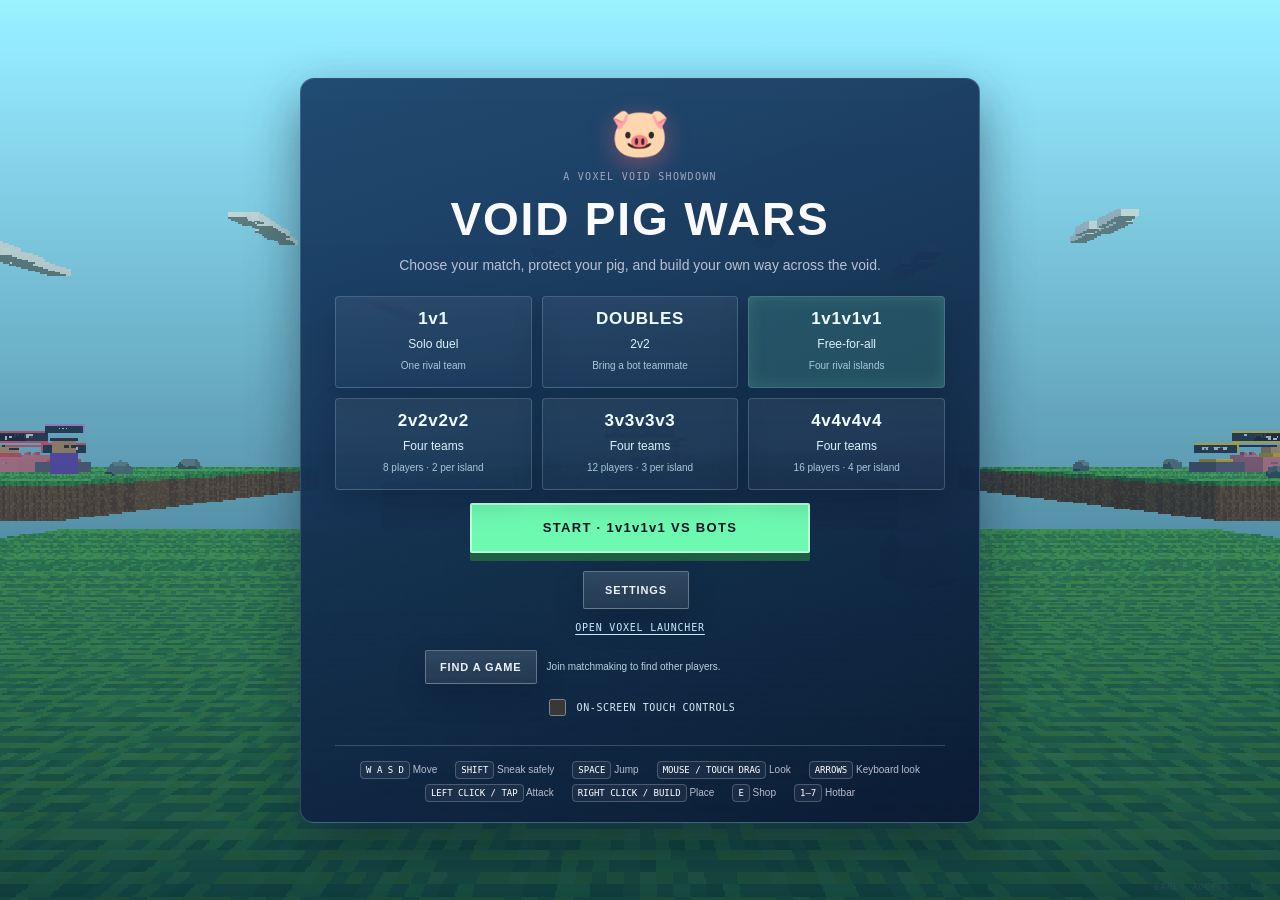
<file: index.html>
<!doctype html>
<html lang="en">
  <head>
    <meta charset="UTF-8" />
    <meta name="viewport" content="width=device-width, initial-scale=1.0" />
    <meta name="theme-color" content="#8ed5f2" />
    <title>Void Pig Wars</title>
    <link rel="stylesheet" href="./style.css" />
    <link rel="stylesheet" href="./graphics-polish.css" />
  </head>
  <body>
    <main id="game">
      <canvas id="world" tabindex="0" aria-label="Void Pig Wars 3D game"></canvas>

      <section id="hud" class="hidden" aria-live="polite">
        <header class="topbar">
          <div class="brand"><span class="brand-mark">✦</span> VOID PIG WARS</div>
          <div id="team-status" class="team-status"></div>
          <div class="top-right">
            <span id="stance-indicator" class="stance-indicator hidden">SNEAKING · EDGE SAFE</span>
            <span id="heading-indicator" class="heading-indicator">E</span>
            <span id="network-indicator" class="network-indicator hidden">ONLINE · 1</span>
            <span id="objective">Protect your pig!</span>
            <button id="settings-button" class="icon-button" title="Settings" aria-label="Settings">⚙</button>
            <button id="help-button" class="icon-button" title="Controls">?</button>
          </div>
        </header>
        <div class="left-hud">
          <div class="stat-card">
            <span class="stat-label">HEALTH</span>
            <div class="health-track"><div id="health-fill"></div></div>
            <strong id="health-text">100</strong>
          </div>
          <div class="resource-card">
            <span><b class="iron-dot"></b><strong id="iron-count">0</strong> Iron</span>
            <span><b class="gold-dot"></b><strong id="gold-count">0</strong> Gold</span>
            <span><b class="emerald-dot"></b><strong id="emerald-count">0</strong> Emerald</span>
          </div>
        </div>
        <div id="notice" class="notice"></div>
        <div id="interaction" class="interaction"></div>
        <div id="crosshair" class="crosshair"><i></i><i></i><i></i><i></i></div>
        <nav id="hotbar" class="hotbar" aria-label="Inventory"></nav>
      </section>

      <section id="shop" class="panel hidden">
        <div class="panel-heading">
          <div>
            <span class="eyebrow">BASE TRADING POST</span>
            <h2>Hey, builder!</h2>
          </div>
          <button id="close-shop" class="icon-button" aria-label="Close shop">×</button>
        </div>
        <p class="panel-subtitle">Trade your generator loot for an edge.</p>
        <div id="shop-items" class="shop-items"></div>
        <p class="shop-footnote">Press <kbd>E</kbd> to close · Purchases are added to your hotbar</p>
      </section>

      <section id="overlay" class="overlay">
        <div class="overlay-card">
          <div class="pig-emblem">🐷</div>
          <p class="eyebrow">A VOXEL VOID SHOWDOWN</p>
          <h1 id="overlay-title">VOID PIG WARS</h1>
          <p id="overlay-copy" class="overlay-copy">Choose your match, protect your pig, and build your own way across the void.</p>
          <div class="match-picker" role="group" aria-label="Select match mode">
            <button class="match-card" type="button" data-match-mode="solo" aria-pressed="false">
              <strong>1v1</strong><span>Solo duel</span><small>One rival team</small>
            </button>
            <button class="match-card" type="button" data-match-mode="doubles" aria-pressed="false">
              <strong>DOUBLES</strong><span>2v2</span><small>Bring a bot teammate</small>
            </button>
            <button class="match-card selected" type="button" data-match-mode="ffa" aria-pressed="true">
              <strong>1v1v1v1</strong><span>Free-for-all</span><small>Four rival islands</small>
            </button>
            <button class="match-card" type="button" data-match-mode="2v2v2v2" aria-pressed="false">
              <strong>2v2v2v2</strong><span>Four teams</span><small>8 players · 2 per island</small>
            </button>
            <button class="match-card" type="button" data-match-mode="3v3v3v3" aria-pressed="false">
              <strong>3v3v3v3</strong><span>Four teams</span><small>12 players · 3 per island</small>
            </button>
            <button class="match-card" type="button" data-match-mode="4v4v4v4" aria-pressed="false">
              <strong>4v4v4v4</strong><span>Four teams</span><small>16 players · 4 per island</small>
            </button>
          </div>
          <button id="start-button" class="primary-button lobby-primary" type="button">START · 1V1V1V1 VS BOTS</button>
          <button id="return-lobby-button" class="secondary-button hidden" type="button">RETURN TO LOBBY</button>
          <button id="menu-settings-button" class="secondary-button">SETTINGS</button>
          <a class="launcher-entry" href="./launcher.html">OPEN VOXEL LAUNCHER</a>
          <div class="online-controls">
            <div class="online-actions">
              <button id="online-match-button" class="secondary-button">FIND A GAME</button>
              <span id="multiplayer-status" role="status" aria-live="polite">Join matchmaking to find other players.</span>
            </div>
          </div>
          <label class="touch-toggle"><input id="touch-controls-toggle" type="checkbox" /> ON-SCREEN TOUCH CONTROLS</label>
          <div class="control-guide">
            <span><kbd>W A S D</kbd> Move</span><span><kbd>SHIFT</kbd> Sneak safely</span><span><kbd>SPACE</kbd> Jump</span>
            <span><kbd>MOUSE / TOUCH DRAG</kbd> Look</span><span><kbd>ARROWS</kbd> Keyboard look</span>
            <span><kbd>LEFT CLICK / TAP</kbd> Attack</span><span><kbd>RIGHT CLICK / BUILD</kbd> Place</span>
            <span><kbd>E</kbd> Shop</span><span><kbd>1–7</kbd> Hotbar</span>
          </div>
        </div>
      </section>

      <section id="settings" class="panel settings-panel hidden" aria-label="Game settings">
        <div class="panel-heading">
          <div><span class="eyebrow">PLAYER OPTIONS</span><h2>Settings</h2></div>
          <button id="close-settings" class="icon-button" aria-label="Close settings">×</button>
        </div>
        <label class="fov-control" for="fov-slider">
          <span>Field of view <strong id="fov-value">76°</strong></span>
          <input id="fov-slider" type="range" min="60" max="105" step="1" value="76" />
        </label>
        <label class="touch-toggle settings-touch-toggle">
          <input id="touch-controls-settings" type="checkbox" /> ON-SCREEN TOUCH CONTROLS
        </label>
        <h3 class="settings-section-title">KEYBOARD BINDS <small>Click a key, then press its replacement</small></h3>
        <div id="binding-list" class="binding-list"></div>
        <div class="settings-actions">
          <button id="reset-bindings" class="secondary-button">RESET DEFAULTS</button>
          <button id="done-settings" class="primary-button">DONE</button>
        </div>
      </section>

      <div id="toast" class="toast"></div>
      <div id="queue-status" class="queue-status hidden" role="status" aria-live="polite">
        <strong id="queue-status-title">FINDING A GAME</strong>
        <span id="queue-status-copy">Connecting to matchmaking…</span>
        <button id="cancel-matchmaking" type="button">CANCEL</button>
      </div>
      <div id="touch-controls" class="touch-controls hidden" aria-label="Touch controls">
        <div id="touch-look-area" class="touch-look-area" aria-label="Drag to look around"></div>
        <div id="touch-joystick" class="touch-joystick" aria-label="Movement joystick">
          <span class="joystick-label">MOVE</span>
          <div id="joystick-knob" class="joystick-knob"></div>
        </div>
        <div class="touch-actions">
          <button type="button" data-touch-action="attack" class="touch-action match-only-touch">ATTACK</button>
          <button type="button" data-touch-action="build" class="touch-action match-only-touch">BUILD</button>
          <button type="button" data-touch-action="jump" class="touch-action">JUMP</button>
          <button type="button" data-touch-action="sneak" class="touch-action">SNEAK</button>
          <button type="button" data-touch-action="shop" class="touch-action match-only-touch">SHOP</button>
          <button type="button" data-touch-action="utility" class="touch-action match-only-touch">USE</button>
        </div>
      </div>
      <div id="version">EARLY ACCESS · 1.0</div>
    </main>
    <script src="./graphics-polish.js" defer></script>
    <script type="module" src="./game.js?v=pc-hosted-20261101-cce0d69"></script>
  </body>
</html>
</file>
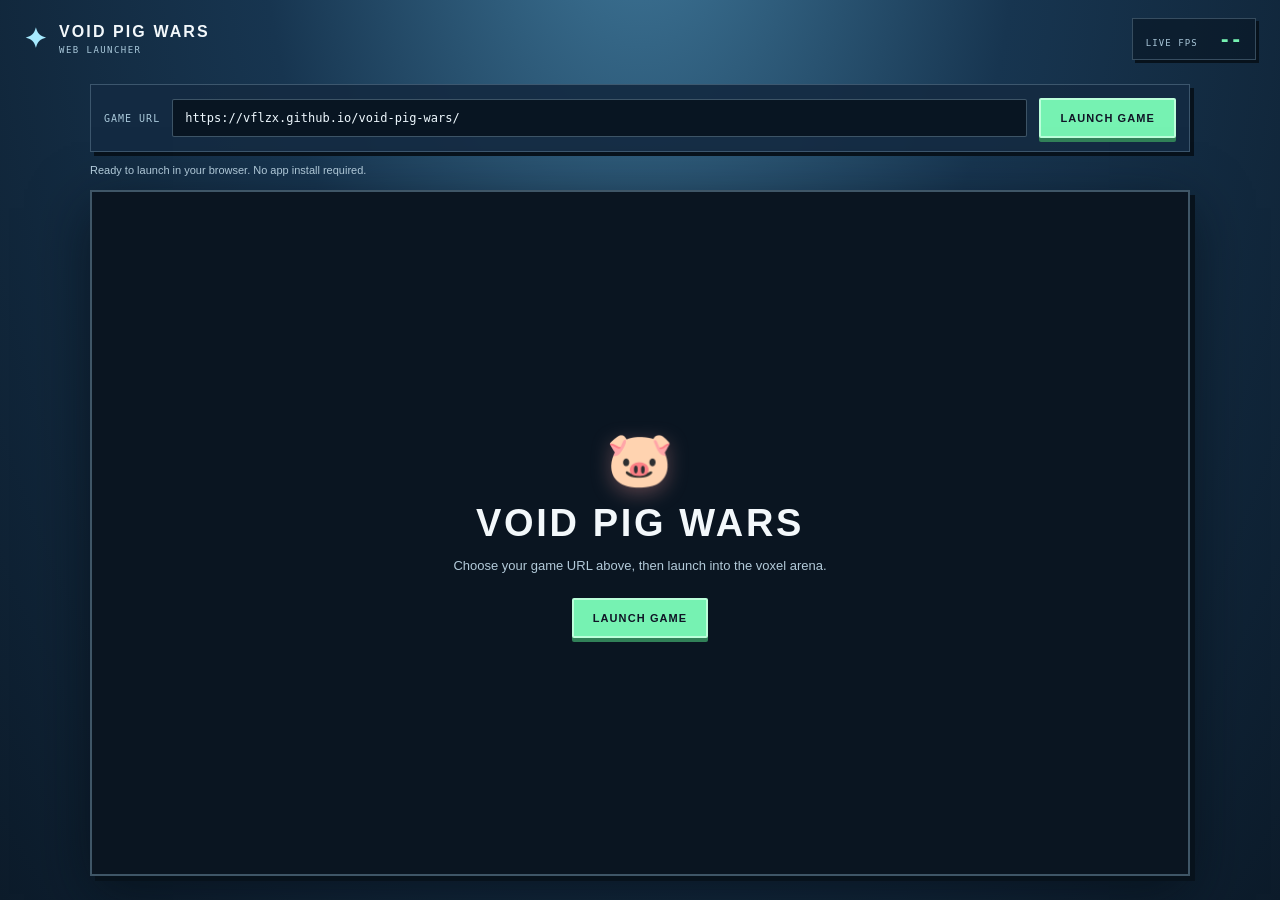
<file: launcher.html>
<!doctype html>
<html lang="en">
  <head>
    <meta charset="UTF-8" />
    <meta name="viewport" content="width=device-width, initial-scale=1.0" />
    <meta name="theme-color" content="#142b42" />
    <title>Void Pig Wars Launcher</title>
    <link rel="stylesheet" href="./launcher.css" />
    <script src="./launcher.js" defer></script>
  </head>
  <body>
    <main class="launcher">
      <header class="launcher-header">
        <a class="launcher-brand" href="./">
          <span class="brand-mark">✦</span>
          <span>VOID PIG WARS <small>WEB LAUNCHER</small></span>
        </a>
        <div class="performance" aria-live="polite">
          <span class="performance-label">LIVE FPS</span>
          <output id="fps-display">--</output>
        </div>
      </header>

      <section class="launcher-bar" aria-label="Game launch settings">
        <label for="game-url">GAME URL</label>
        <input id="game-url" type="url" spellcheck="false" autocomplete="url" />
        <button id="launch-game" type="button">LAUNCH GAME</button>
      </section>

      <p id="launcher-status" class="launcher-status" role="status" aria-live="polite">
        Ready to launch in your browser. No app install required.
      </p>

      <section class="game-stage" aria-label="Embedded game">
        <div id="game-placeholder" class="game-placeholder">
          <div class="placeholder-pig">🐷</div>
          <h1>VOID PIG WARS</h1>
          <p>Choose your game URL above, then launch into the voxel arena.</p>
          <button id="placeholder-launch" type="button">LAUNCH GAME</button>
        </div>
        <iframe
          id="game-frame"
          title="Void Pig Wars game"
          allow="fullscreen; pointer-lock"
          allowfullscreen
          hidden
        ></iframe>
      </section>
    </main>
  </body>
</html>
</file>
<file: style.css>
:root {
  color-scheme: dark;
  font-family: 'Segoe UI', sans-serif;
  color: #f5f5f7;
  --panel: rgba(20, 42, 66, 0.95);
  --line: rgba(206, 240, 255, 0.2);
  --muted: #b8d4e3;
  --mint: #76f2b2;
}

* { box-sizing: border-box; }
html, body, #game { width: 100%; height: 100%; margin: 0; overflow: hidden; }
body { background: #8ed5f2; }
button { font: inherit; }
#world { display: block; width: 100%; height: 100%; image-rendering: pixelated; cursor: crosshair; touch-action: none; outline: none; }
#world:focus-visible { outline: 2px solid #9bf3c2; outline-offset: -2px; }
.hidden { display: none !important; }

.topbar {
  position: absolute; inset: 0 0 auto; height: 66px; display: flex; align-items: center;
  justify-content: space-between; padding: 0 25px; background: linear-gradient(#111426e8, #11142600);
}
.brand { font-size: 13px; letter-spacing: .16em; font-weight: 700; white-space: nowrap; }
.brand-mark { color: #a6a5ff; font-size: 20px; vertical-align: -2px; margin-right: 7px; }
.team-status { position: absolute; left: 50%; top: 13px; transform: translateX(-50%); display: flex; gap: 7px; }
.team-chip { border: 1px solid var(--line); background: #101426cf; padding: 7px 10px; border-radius: 2px; font: 11px 'DM Mono', monospace; color: #e6e7ed; }
.team-chip i { display: inline-block; width: 7px; height: 7px; margin-right: 6px; border-radius: 2px; }
.team-chip.out { opacity: .4; text-decoration: line-through; }
.top-right { display: flex; gap: 14px; align-items: center; font-size: 12px; color: #d2d4df; }
.stance-indicator { border: 1px solid #7de8a8; color: #9af0b9; background: #11281f; padding: 6px 8px; font: 10px 'DM Mono', monospace; letter-spacing: .04em; white-space: nowrap; }
.heading-indicator { min-width: 25px; padding: 5px; border: 1px solid #ffffff35; color: #e7ebfa; text-align: center; font: 11px 'DM Mono', monospace; }
.network-indicator { border: 1px solid #7de8a8; color: #9af0b9; background: #11281f; padding: 6px 8px; font: 9px 'DM Mono', monospace; white-space: nowrap; }
.icon-button { border: 1px solid var(--line); background: #ffffff12; color: #fff; border-radius: 2px; width: 32px; height: 32px; cursor: pointer; font-size: 18px; }
.left-hud { position: absolute; top: 83px; left: 24px; display: grid; gap: 9px; width: 200px; }
.stat-card, .resource-card { background: #111426e8; border: 2px solid #ffffff24; border-radius: 2px; padding: 11px 13px; box-shadow: 3px 3px 0 #080b17; }
.stat-label, .eyebrow { color: #9fa4ba; font: 10px 'DM Mono', monospace; letter-spacing: .13em; }
.stat-card { display: grid; grid-template-columns: 1fr auto; align-items: center; gap: 7px; }
.health-track { height: 7px; background: #373348; border-radius: 8px; overflow: hidden; }
#health-fill { height: 100%; width: 100%; background: #ff6482; transition: width .18s; }
.stat-card strong { grid-column: 2; grid-row: 1 / span 2; font: 17px 'DM Mono', monospace; }
.resource-card { display: grid; gap: 7px; font-size: 12px; color: #ccd0df; }
.resource-card span { display: flex; align-items: center; gap: 7px; }
.resource-card strong { color: white; font: 12px 'DM Mono', monospace; min-width: 20px; }
.resource-card b { width: 9px; height: 9px; border-radius: 2px; }
.iron-dot { background: #d8dde8; }.gold-dot { background: #ffd15c; }.emerald-dot { background: #70f0a5; }
.crosshair { position: absolute; top: 50%; left: 50%; width: 18px; height: 18px; transform: translate(-50%,-50%); pointer-events: none; }
.crosshair i { position: absolute; background: #fff; box-shadow: 0 1px 3px #000; }
.crosshair i:nth-child(1), .crosshair i:nth-child(2) { width: 2px; height: 6px; left: 8px; }
.crosshair i:nth-child(1) { top: 0; }.crosshair i:nth-child(2) { bottom: 0; }
.crosshair i:nth-child(3), .crosshair i:nth-child(4) { height: 2px; width: 6px; top: 8px; }
.crosshair i:nth-child(3) { left: 0; }.crosshair i:nth-child(4) { right: 0; }
.crosshair.targeting i { background: #ffdb73; box-shadow: 0 0 5px #000, 0 0 9px #ffcb56; }
.crosshair.building i { background: #74f2af; box-shadow: 0 0 5px #000, 0 0 8px #74f2af; }
.crosshair.build-blocked i { background: #ff7484; box-shadow: 0 0 5px #000, 0 0 8px #ff7484; }
.hotbar { position: absolute; bottom: 23px; left: 50%; transform: translateX(-50%); display: flex; gap: 7px; }
.slot { width: 61px; height: 62px; border: 2px solid #ffffff4a; background: #15182bf2; border-radius: 2px; display: grid; place-items: center; position: relative; cursor: pointer; transition: .12s; }
.slot.selected { border: 3px solid #fff; background: #6964a3e8; transform: translateY(-4px); box-shadow: 3px 4px 0 #080b17; }
.slot .slot-icon { font-size: 20px; line-height: 1; }
.slot .slot-name { color: #c7c9d4; font-size: 9px; }
.slot .slot-number { position: absolute; left: 6px; top: 4px; color: #b5b7c7; font: 10px 'DM Mono', monospace; }
.slot .slot-count { position: absolute; right: 6px; bottom: 4px; font: 11px 'DM Mono', monospace; text-shadow: 0 1px 4px #000; }
.interaction { position: absolute; bottom: 104px; left: 50%; transform: translateX(-50%); padding: 7px 12px; border-radius: 6px; background: #131629d9; font-size: 12px; color: #edf0f5; white-space: nowrap; }
.notice { position: absolute; top: 75px; left: 50%; transform: translateX(-50%); color: #d9dbeb; padding: 9px 14px; background: #171b30ed; border: 1px solid var(--line); border-radius: 2px; font-size: 12px; opacity: 0; transition: opacity .2s; pointer-events: none; }
.notice.show { opacity: 1; }
.overlay { position: absolute; z-index: 10; inset: 0; display: grid; place-items: center; overflow-y: auto; padding: 18px 0; background: linear-gradient(180deg, #d5f2ff35 0%, #10243bc9 100%); pointer-events: auto; touch-action: pan-y; }
.overlay-card { width: min(680px, calc(100% - 34px)); text-align: center; padding: 26px 34px 24px; border: 2px solid #d9f3ff66; border-radius: 5px; background: linear-gradient(160deg, #23466aF5, #111e35f7); box-shadow: 0 6px 0 #10233c, 0 25px 80px #173b5970; }
.pig-emblem { font-size: 48px; margin-bottom: 5px; filter: drop-shadow(0 7px 12px #fb6d8060); }
h1 { margin: 9px 0 11px; font-size: clamp(28px, 6vw, 46px); letter-spacing: .04em; }
.overlay-copy { margin: 0 auto 23px; color: #b9bdce; font-size: 14px; }
.match-picker { display: grid; grid-template-columns: repeat(3, minmax(0, 1fr)); gap: 10px; margin: 0 0 20px; }
.match-card { display: grid; justify-items: center; gap: 5px; min-height: 92px; padding: 12px 8px; border: 1px solid #d9f3ff4d; border-radius: 4px; color: #ecf8ff; background: #ffffff0a; cursor: pointer; transition: background .15s, border-color .15s, transform .15s; touch-action: manipulation; }
.match-card:hover { border-color: #b8e9ff; background: #ffffff16; transform: translateY(-2px); }
.match-card.selected { border: 2px solid #9af0cf; background: #71e4b228; box-shadow: inset 0 0 18px #71e4b21a; }
.match-card strong { font-size: 17px; letter-spacing: .04em; }
.match-card span { color: #d9edf8; font-size: 12px; }
.match-card small { color: #a9c5d6; font-size: 10px; }
.primary-button { border: 2px solid #bbffda; border-radius: 2px; padding: 13px 37px; color: #101426; background: var(--mint); font-size: 13px; font-weight: 700; letter-spacing: .1em; cursor: pointer; box-shadow: 0 4px 0 #318158; touch-action: manipulation; }
.primary-button:hover { background: #a5ffd0; transform: translateY(-1px); box-shadow: 0 5px 0 #318158; }
.lobby-primary { display: block; width: min(100%, 340px); min-height: 50px; margin: -7px auto 18px; }
.secondary-button { border: 1px solid #ffffff45; border-radius: 2px; padding: 12px 21px; color: #e9edf8; background: #ffffff0d; font-size: 11px; font-weight: 700; letter-spacing: .08em; cursor: pointer; }
.secondary-button:hover { background: #ffffff1b; }
#menu-settings-button { margin-right: 8px; }
.launcher-entry { display: block; width: fit-content; margin: 13px auto 0; color: #c6e7f5; font: 10px 'DM Mono', monospace; letter-spacing: .08em; text-decoration: underline; text-underline-offset: 3px; }
.launcher-entry:hover { color: #fff; }
.online-controls { display: grid; gap: 7px; margin: 17px auto 0; max-width: 430px; text-align: left; }
.online-actions { display: flex; align-items: center; gap: 10px; }
.online-actions .secondary-button { flex: 0 0 auto; padding: 10px 14px; }
#multiplayer-status { color: #b9cddb; font-size: 10px; }
.touch-toggle { display: flex; align-items: center; justify-content: center; gap: 8px; margin: 12px auto 0; color: #d4e7f0; font: 10px 'DM Mono', monospace; letter-spacing: .06em; cursor: pointer; }
.touch-toggle input { width: 17px; height: 17px; accent-color: var(--mint); }
.settings-touch-toggle { justify-content: flex-start; margin: 0 0 20px; }
.control-guide { border-top: 1px solid var(--line); margin-top: 26px; padding-top: 18px; display: flex; justify-content: center; flex-wrap: wrap; gap: 12px 18px; color: #b7bbca; font-size: 10px; }
kbd { padding: 3px 5px; border: 1px solid #ffffff36; border-radius: 4px; background: #ffffff0c; color: #fff; font: 9px 'DM Mono', monospace; }
.panel { position: absolute; z-index: 5; top: 50%; left: 50%; transform: translate(-50%,-50%); width: min(460px, calc(100% - 28px)); max-height: calc(100dvh - 24px); overflow-y: auto; padding: 23px; border: 2px solid #ffffff30; border-radius: 2px; background: var(--panel); box-shadow: 4px 4px 0 #080b17, 0 24px 90px #0009; }
.panel-heading { display: flex; justify-content: space-between; align-items: center; }
.panel h2 { margin: 5px 0 0; font-size: 25px; }.panel-subtitle { margin: 7px 0 18px; color: var(--muted); font-size: 12px; }
.shop-items { display: grid; gap: 8px; }
.shop-item { display: grid; grid-template-columns: 39px 1fr auto; align-items: center; gap: 10px; border: 1px solid var(--line); border-radius: 2px; padding: 10px; background: #ffffff07; }
.shop-item .item-icon { font-size: 22px; text-align: center; }.shop-item strong { display: block; font-size: 12px; }.shop-item small { color: var(--muted); font-size: 10px; }
.shop-item button { padding: 7px 9px; border: 1px solid #ffffff35; border-radius: 2px; background: #ffffff12; color: white; font-size: 10px; cursor: pointer; white-space: nowrap; }
.shop-item button:hover { background: #ffffff25; }.shop-item button:disabled { opacity: .4; cursor: not-allowed; }
.shop-footnote { margin: 15px 0 0; color: #898ea4; font-size: 10px; text-align: center; }
.settings-panel { width: min(640px, calc(100% - 28px)); }
.fov-control { display: grid; gap: 10px; margin: 19px 0 23px; color: #d9dceb; font-size: 12px; }
.fov-control span { display: flex; justify-content: space-between; }
.fov-control strong { font: 12px 'DM Mono', monospace; color: var(--mint); }
.fov-control input { width: 100%; accent-color: var(--mint); }
.settings-section-title { display: flex; justify-content: space-between; align-items: baseline; gap: 12px; margin: 0 0 9px; color: #d9dceb; font: 10px 'DM Mono', monospace; letter-spacing: .09em; }
.settings-section-title small { color: var(--muted); font: 10px 'Space Grotesk', sans-serif; letter-spacing: 0; text-align: right; }
.binding-list { display: grid; grid-template-columns: repeat(2, minmax(0, 1fr)); gap: 5px 15px; }
.binding-row { display: flex; min-width: 0; justify-content: space-between; align-items: center; gap: 8px; border-bottom: 1px solid #ffffff12; padding: 5px 2px; color: #d4d7e3; font-size: 11px; }
.binding-key { min-width: 79px; border: 1px solid #ffffff35; border-radius: 2px; padding: 5px 7px; color: white; background: #ffffff10; font: 10px 'DM Mono', monospace; cursor: pointer; }
.binding-key.waiting { border-color: var(--mint); color: var(--mint); }
.settings-actions { display: flex; justify-content: space-between; gap: 10px; margin-top: 18px; }
.settings-actions .primary-button { padding: 10px 25px; }
.toast { position: absolute; bottom: 104px; left: 50%; transform: translate(-50%, 8px); border: 1px solid var(--line); background: #121629eb; padding: 10px 15px; border-radius: 7px; font-size: 12px; opacity: 0; transition: .2s; pointer-events: none; white-space: nowrap; }
.toast.show { opacity: 1; transform: translate(-50%,0); }
.queue-status { position: absolute; z-index: 6; top: 78px; right: 18px; display: grid; gap: 7px; width: min(300px, calc(100% - 36px)); padding: 12px; border: 1px solid #9af0cf88; background: #101d30ed; box-shadow: 3px 3px 0 #080b17; }
.queue-status strong { color: var(--mint); font: 10px 'DM Mono', monospace; letter-spacing: .1em; }
.queue-status span { color: #d9e6ef; font-size: 11px; }
.queue-status button { justify-self: start; border: 1px solid #ffffff45; padding: 7px 11px; color: white; background: #ffffff10; font: 10px 'DM Mono', monospace; cursor: pointer; }
.touch-controls { position: absolute; z-index: 4; inset: 0; pointer-events: none; }
.touch-look-area { position: absolute; top: 64px; right: 0; bottom: 220px; width: 52%; pointer-events: auto; touch-action: none; }
.touch-joystick { position: absolute; bottom: 98px; left: 20px; width: 138px; height: 138px; border: 2px solid #e8f8ff8a; border-radius: 50%; background: #10142655; box-shadow: inset 0 0 0 12px #d9f3ff12; pointer-events: auto; touch-action: none; user-select: none; }
.joystick-label { position: absolute; inset: auto 0 11px; color: #ffffffbb; text-align: center; font: 9px 'DM Mono', monospace; letter-spacing: .1em; pointer-events: none; }
.joystick-knob { position: absolute; top: 50%; left: 50%; width: 48px; height: 48px; margin: -24px; border: 2px solid #ffffffaa; border-radius: 50%; background: #76f2b288; box-shadow: 0 2px 8px #0008; pointer-events: none; }
.touch-actions { position: absolute; right: 18px; bottom: 98px; display: grid; grid-template-columns: repeat(2, minmax(68px, 84px)); gap: 7px; pointer-events: auto; }
.touch-action { min-height: 44px; border: 1px solid #d9f3ff99; border-radius: 4px; color: #fff; background: #101426cc; box-shadow: 0 2px 5px #0008; font: 9px 'DM Mono', monospace; touch-action: manipulation; user-select: none; }
.touch-action:active, .touch-action[aria-pressed="true"] { border-color: var(--mint); background: #28795ca8; }
.touch-controls.waiting .match-only-touch { display: none; }
#version { position: absolute; bottom: 8px; right: 12px; color: #ffffff64; font: 9px 'DM Mono', monospace; letter-spacing: .1em; }

@media (max-width: 650px) {
  .topbar { height: 55px; padding: 0 12px; }.brand { font-size: 10px; }.team-status { top: 55px; gap: 4px; }
  .team-chip { padding: 6px 7px; font-size: 9px; }.top-right { font-size: 10px; gap: 7px; }
  .stance-indicator { padding: 5px; font-size: 8px; }
  .left-hud { top: 87px; left: 10px; width: 150px; }.stat-card, .resource-card { padding: 9px; }
  .overlay-card { padding: 26px 18px 22px; }.control-guide { gap: 10px; }
  .match-picker { gap: 6px; }.match-card { padding: 10px 5px; }.match-card strong { font-size: 14px; }.match-card span { font-size: 10px; }
  .slot { width: 53px; height: 56px; }.hotbar { bottom: 18px; gap: 5px; }
  .binding-list { grid-template-columns: 1fr; }
  .settings-section-title { align-items: flex-start; flex-direction: column; gap: 4px; }
}

@media (max-width: 430px) {
  .match-card { min-height: 82px; }.match-card small { font-size: 8px; }
  .slot { width: 41px; height: 49px; }
  .hotbar { gap: 3px; }
  .slot .slot-icon { font-size: 17px; }
  .slot .slot-name { font-size: 7px; }
  .slot .slot-number { left: 4px; top: 3px; font-size: 8px; }
  .slot .slot-count { right: 4px; bottom: 3px; font-size: 9px; }
  .top-right { gap: 5px; }
  .stance-indicator { font-size: 7px; }
  .touch-joystick { left: 12px; width: 118px; height: 118px; }
  .touch-actions { right: 10px; grid-template-columns: repeat(2, 66px); gap: 5px; }
  .touch-action { min-height: 40px; font-size: 8px; }
  .queue-status { top: 70px; right: 10px; }
}
</file>
<file: graphics-polish.css>
body {
  background:
    radial-gradient(circle at top, rgba(182, 235, 255, 0.7), transparent 28%),
    linear-gradient(180deg, #93d8ff 0%, #7bc5ef 30%, #6ca8d5 100%);
}

#game {
  filter: saturate(1.08) contrast(1.04);
}

#world {
  filter: saturate(1.12) contrast(1.08) brightness(1.04);
  box-shadow: inset 0 0 70px rgba(9, 25, 39, 0.17);
}

#hud .topbar,
#hud .left-hud,
#hud .interaction,
#hud .notice,
#hud .hotbar,
#hud .toast,
#hud .queue-status,
#hud #version {
  text-shadow: 0 2px 12px rgba(0, 0, 0, 0.25);
}

.overlay-card,
.panel,
.shop-item,
.match-card,
.primary-button,
.secondary-button,
.icon-button,
.slot,
.binding-key,
.queue-status {
  box-shadow: 0 12px 30px rgba(4, 10, 22, 0.18);
}

.overlay-card,
.panel {
  border-radius: 14px;
}

.match-card {
  background: linear-gradient(180deg, rgba(255,255,255,0.06), rgba(255,255,255,0.02));
}

.match-card.selected {
  border-color: rgba(148, 255, 203, 0.9);
  box-shadow: inset 0 0 18px rgba(148, 255, 203, 0.15), 0 12px 30px rgba(4, 10, 22, 0.18);
}

.primary-button {
  box-shadow: 0 8px 0 rgba(40, 107, 70, 0.8);
}

.primary-button:hover {
  transform: translateY(-1px);
}

.secondary-button,
.icon-button,
.slot,
.binding-key,
.shop-item button,
.touch-action {
  background-image: linear-gradient(180deg, rgba(255,255,255,0.08), rgba(255,255,255,0.02));
}

#version {
  filter: drop-shadow(0 2px 8px rgba(0,0,0,0.3));
}

@media (prefers-reduced-motion: no-preference) {
  #world,
  .primary-button,
  .match-card,
  .slot,
  .icon-button,
  .secondary-button,
  .notice,
  .toast {
    transition: transform .12s ease, filter .12s ease, box-shadow .12s ease, opacity .12s ease;
  }
}
</file>
<file: launcher.css>
:root {
  color-scheme: dark;
  font-family: 'Segoe UI', sans-serif;
  color: #f3f8fb;
  background: #102338;
  --panel: #18324a;
  --line: #aecfe444;
  --mint: #76f2b2;
}

* { box-sizing: border-box; }
body { min-width: 320px; min-height: 100vh; margin: 0; background: radial-gradient(ellipse at 50% -15%, #40799b 0, #173550 42%, #0c1b2a 100%); }
button, input { font: inherit; }
button { border: 2px solid #bbffda; border-radius: 2px; padding: 12px 19px; color: #101426; background: var(--mint); font-size: 11px; font-weight: 800; letter-spacing: .1em; cursor: pointer; box-shadow: 0 4px 0 #318158; }
button:hover { background: #a5ffd0; }
.launcher { display: flex; min-height: 100vh; flex-direction: column; padding: 18px 24px 24px; }
.launcher-header { display: flex; align-items: center; justify-content: space-between; gap: 18px; }
.launcher-brand { display: flex; align-items: center; gap: 10px; color: #f3f8fb; font-weight: 800; letter-spacing: .13em; text-decoration: none; }
.launcher-brand small { display: block; margin-top: 4px; color: #a9c8da; font: 9px 'Consolas', monospace; letter-spacing: .16em; }
.brand-mark { color: #a6eaff; font-size: 27px; }
.performance { display: flex; align-items: baseline; gap: 10px; padding: 9px 13px; border: 1px solid var(--line); background: #08152299; box-shadow: 3px 3px 0 #07121c; }
.performance-label { color: #a8c6d8; font: 9px 'Consolas', monospace; letter-spacing: .12em; }
#fps-display { min-width: 3ch; color: var(--mint); font: 700 19px 'Consolas', monospace; text-align: right; }
.launcher-bar { display: grid; grid-template-columns: auto minmax(0, 1fr) auto; align-items: center; gap: 12px; max-width: 1100px; width: 100%; margin: 24px auto 0; padding: 13px; border: 1px solid var(--line); background: #142b42ed; box-shadow: 4px 4px 0 #07121c; }
.launcher-bar label { color: #a9c8da; font: 10px 'Consolas', monospace; letter-spacing: .1em; }
.launcher-bar input { width: 100%; min-width: 0; border: 1px solid #a8d3ec55; border-radius: 2px; padding: 11px 12px; color: #eff9ff; background: #081522; font: 12px 'Consolas', monospace; }
.launcher-bar input:focus { outline: 2px solid var(--mint); outline-offset: 1px; }
.launcher-status { width: min(1100px, 100%); min-height: 18px; margin: 12px auto 8px; color: #bad4e3; font-size: 11px; }
.game-stage { position: relative; display: grid; flex: 1; min-height: min(640px, 70vh); width: 100%; max-width: 1100px; margin: 0 auto; overflow: hidden; border: 2px solid #a9d9f255; background: #0a1521; box-shadow: 5px 5px 0 #07121c, 0 18px 54px #050c14a8; }
#game-frame { display: block; width: 100%; height: 100%; min-height: min(640px, 70vh); border: 0; background: #93d9f2; }
#game-frame[hidden], .game-placeholder[hidden] { display: none; }
.game-placeholder { align-self: center; justify-self: center; max-width: 440px; padding: 28px; text-align: center; }
.placeholder-pig { font-size: 54px; filter: drop-shadow(0 6px 10px #f49a9a55); }
.game-placeholder h1 { margin: 11px 0; font-size: clamp(23px, 5vw, 38px); letter-spacing: .07em; }
.game-placeholder p { margin: 0 auto 22px; color: #b3cad9; font-size: 13px; line-height: 1.5; }

@media (max-width: 640px) {
  .launcher { padding: 12px; }
  .launcher-bar { grid-template-columns: 1fr auto; gap: 9px; margin-top: 17px; }
  .launcher-bar label { grid-column: 1 / -1; }
  .launcher-bar input { font-size: 10px; }
  .launcher-bar button { padding: 11px 12px; font-size: 9px; }
  .game-stage, #game-frame { min-height: 65vh; }
}
</file>
